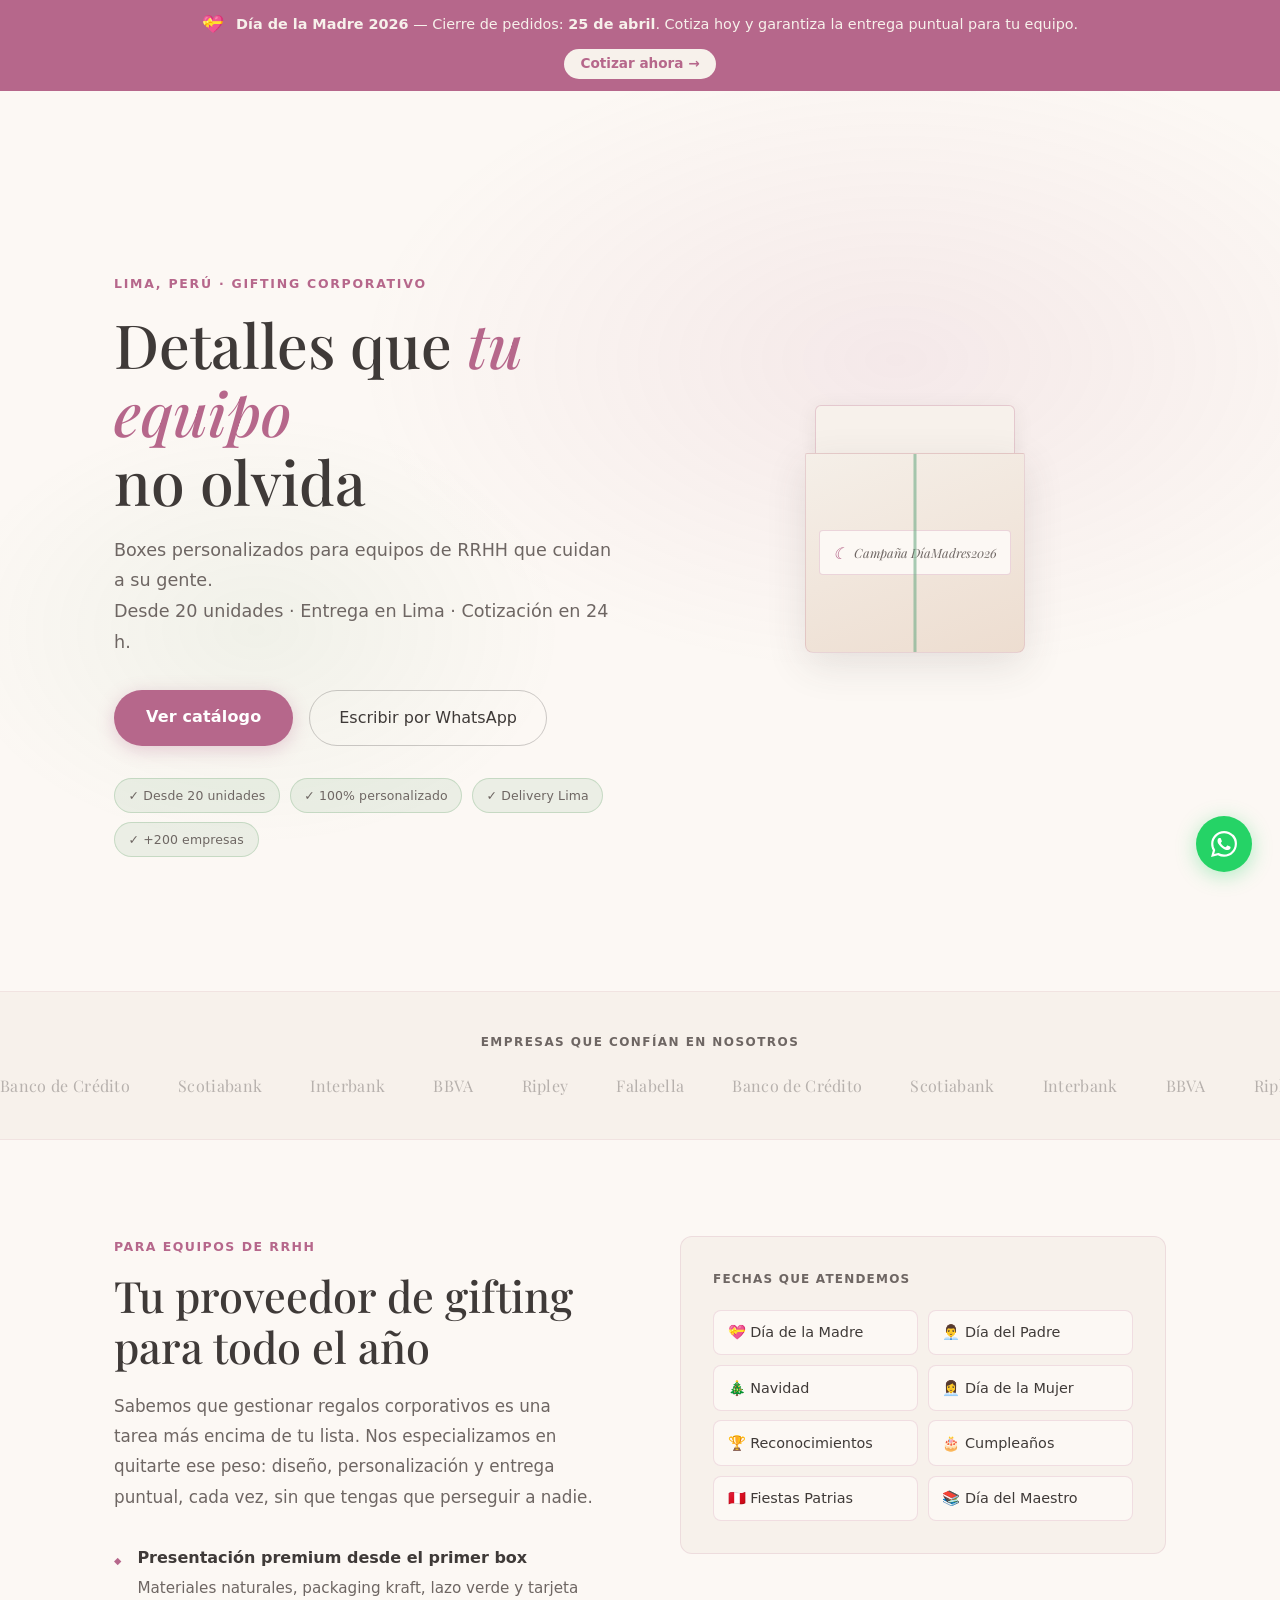
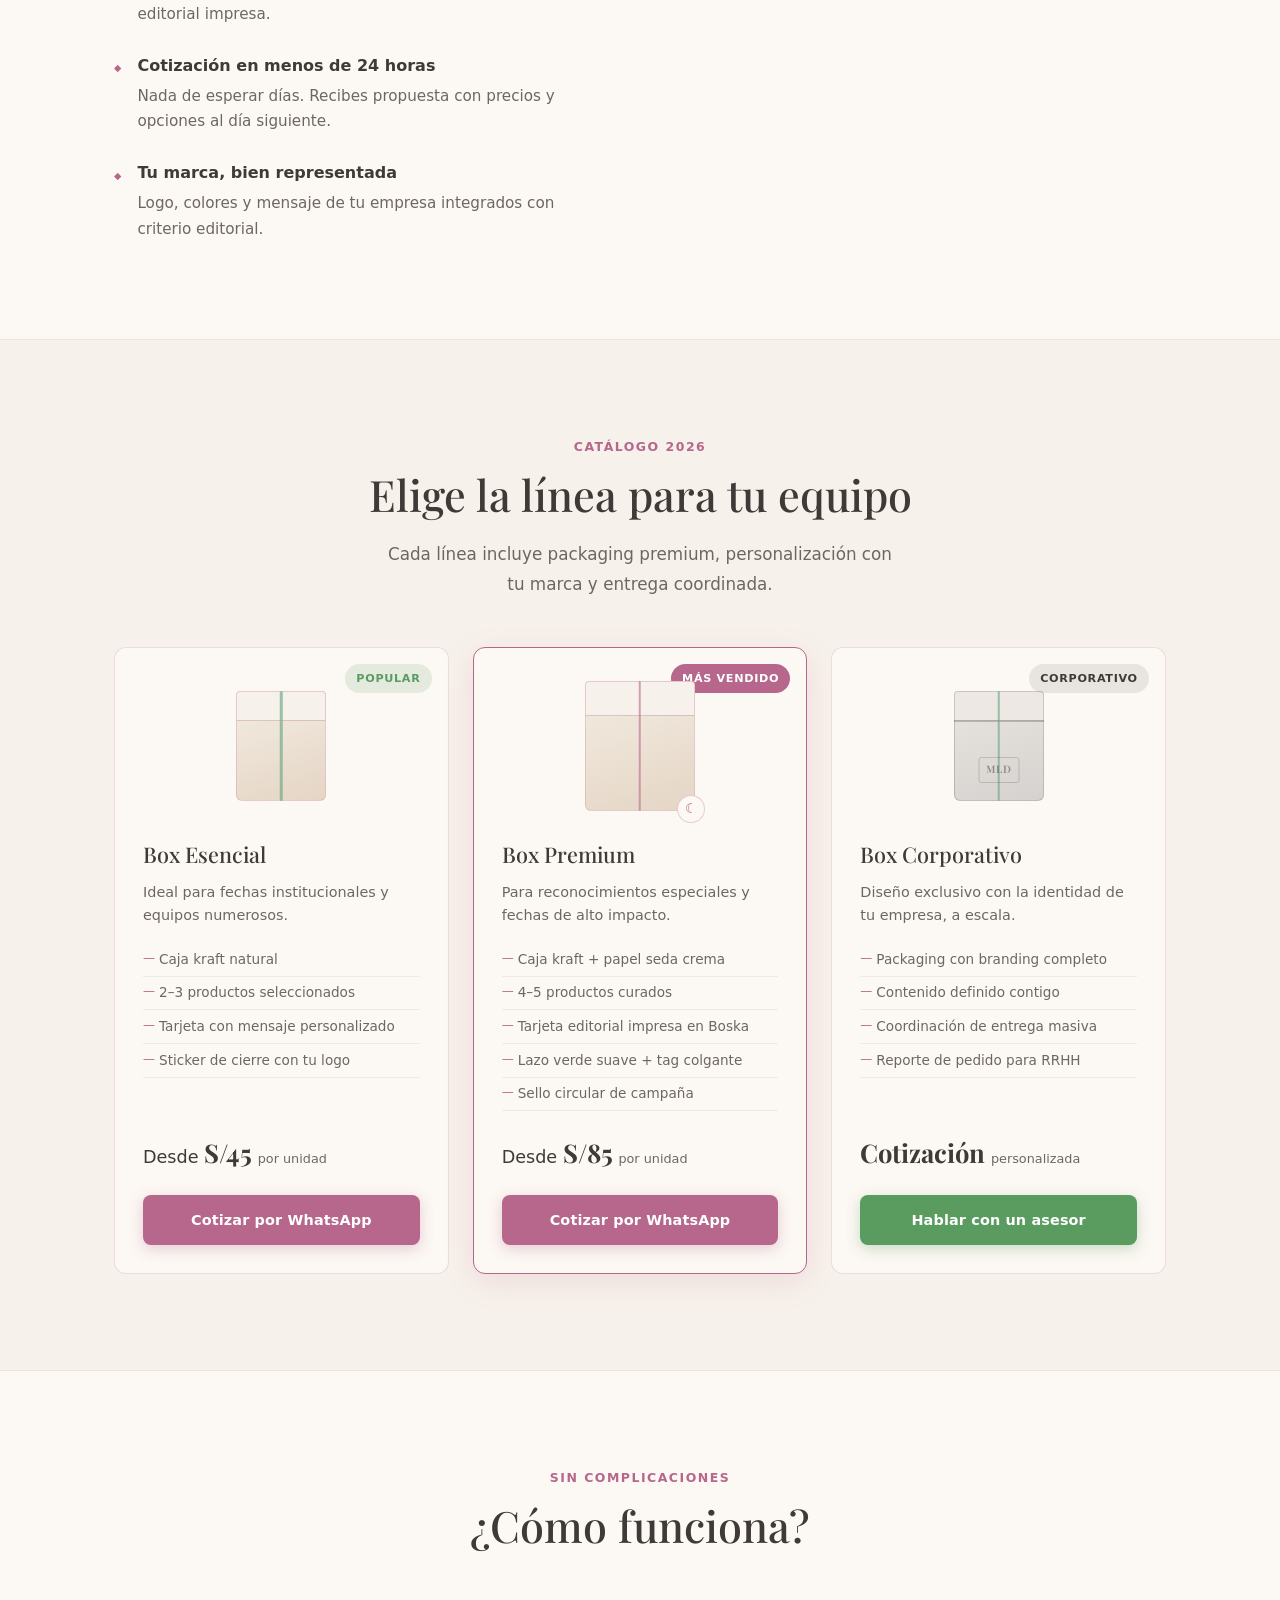
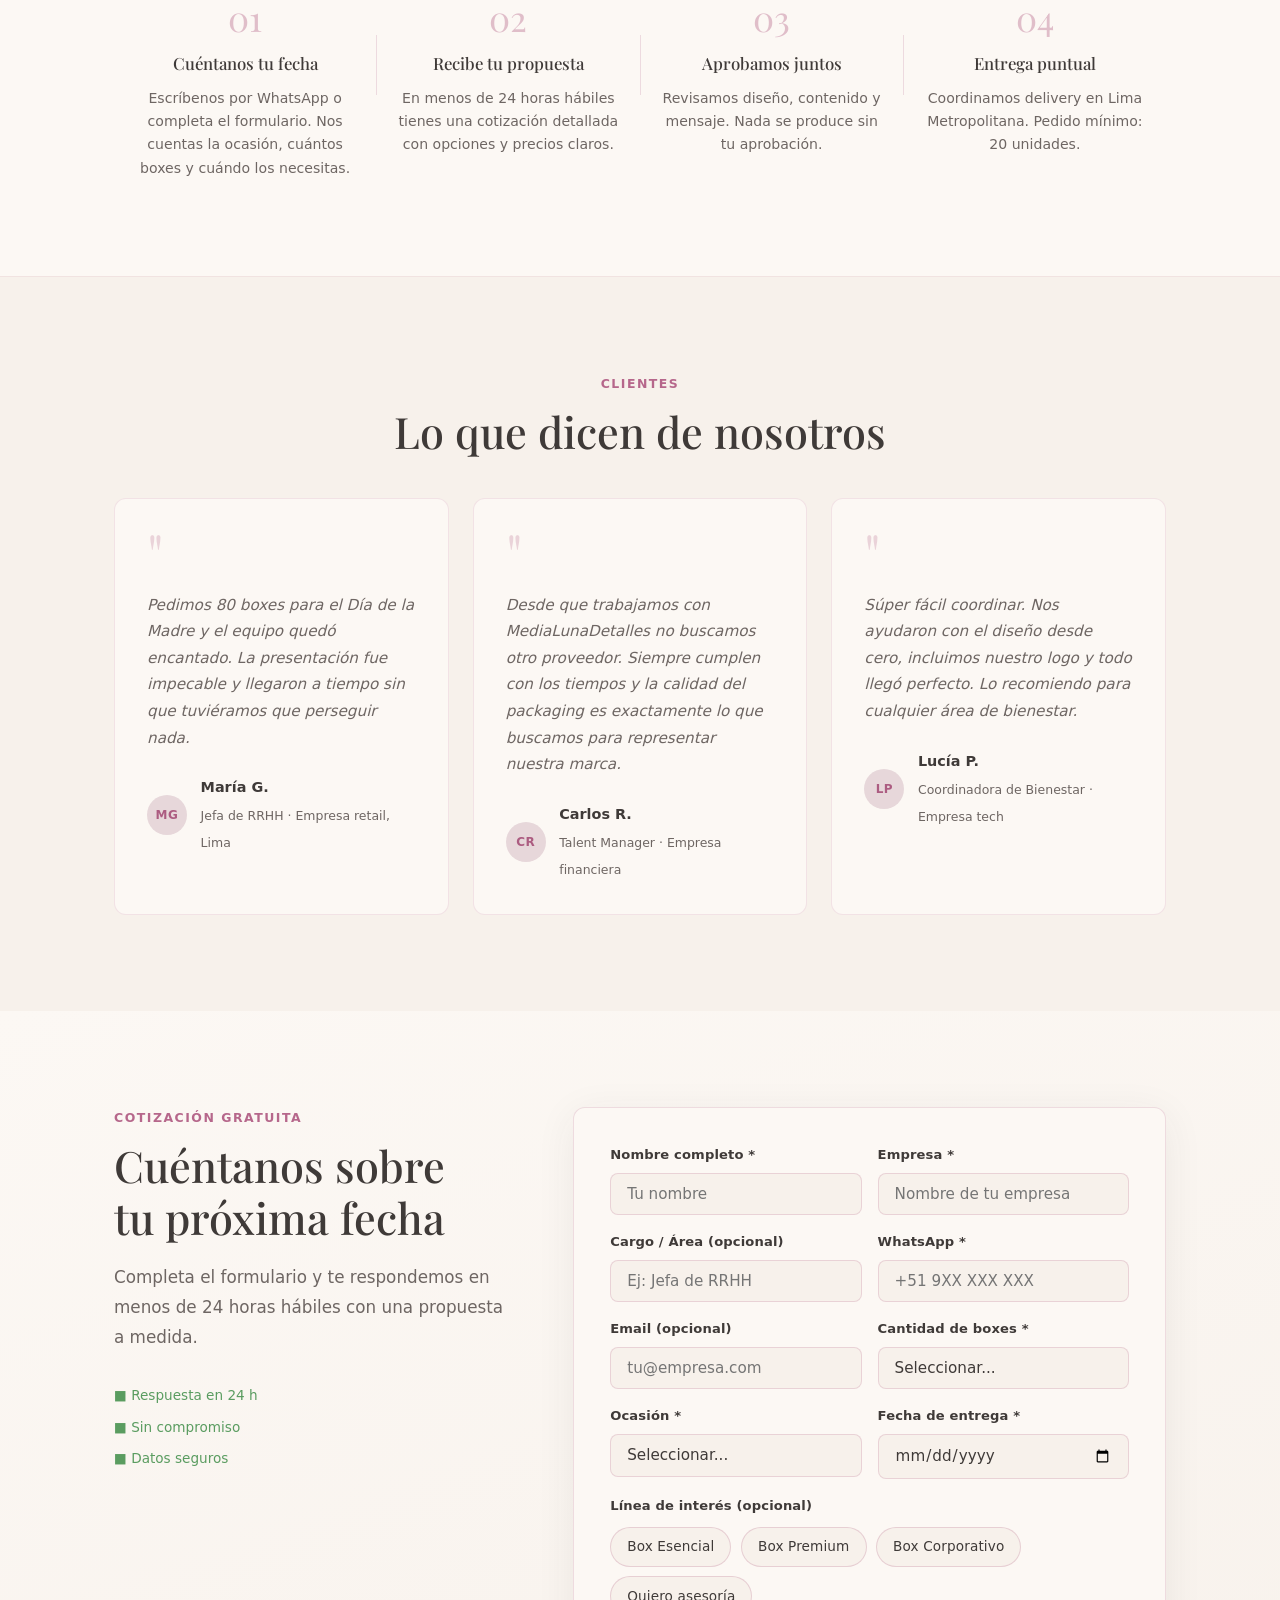
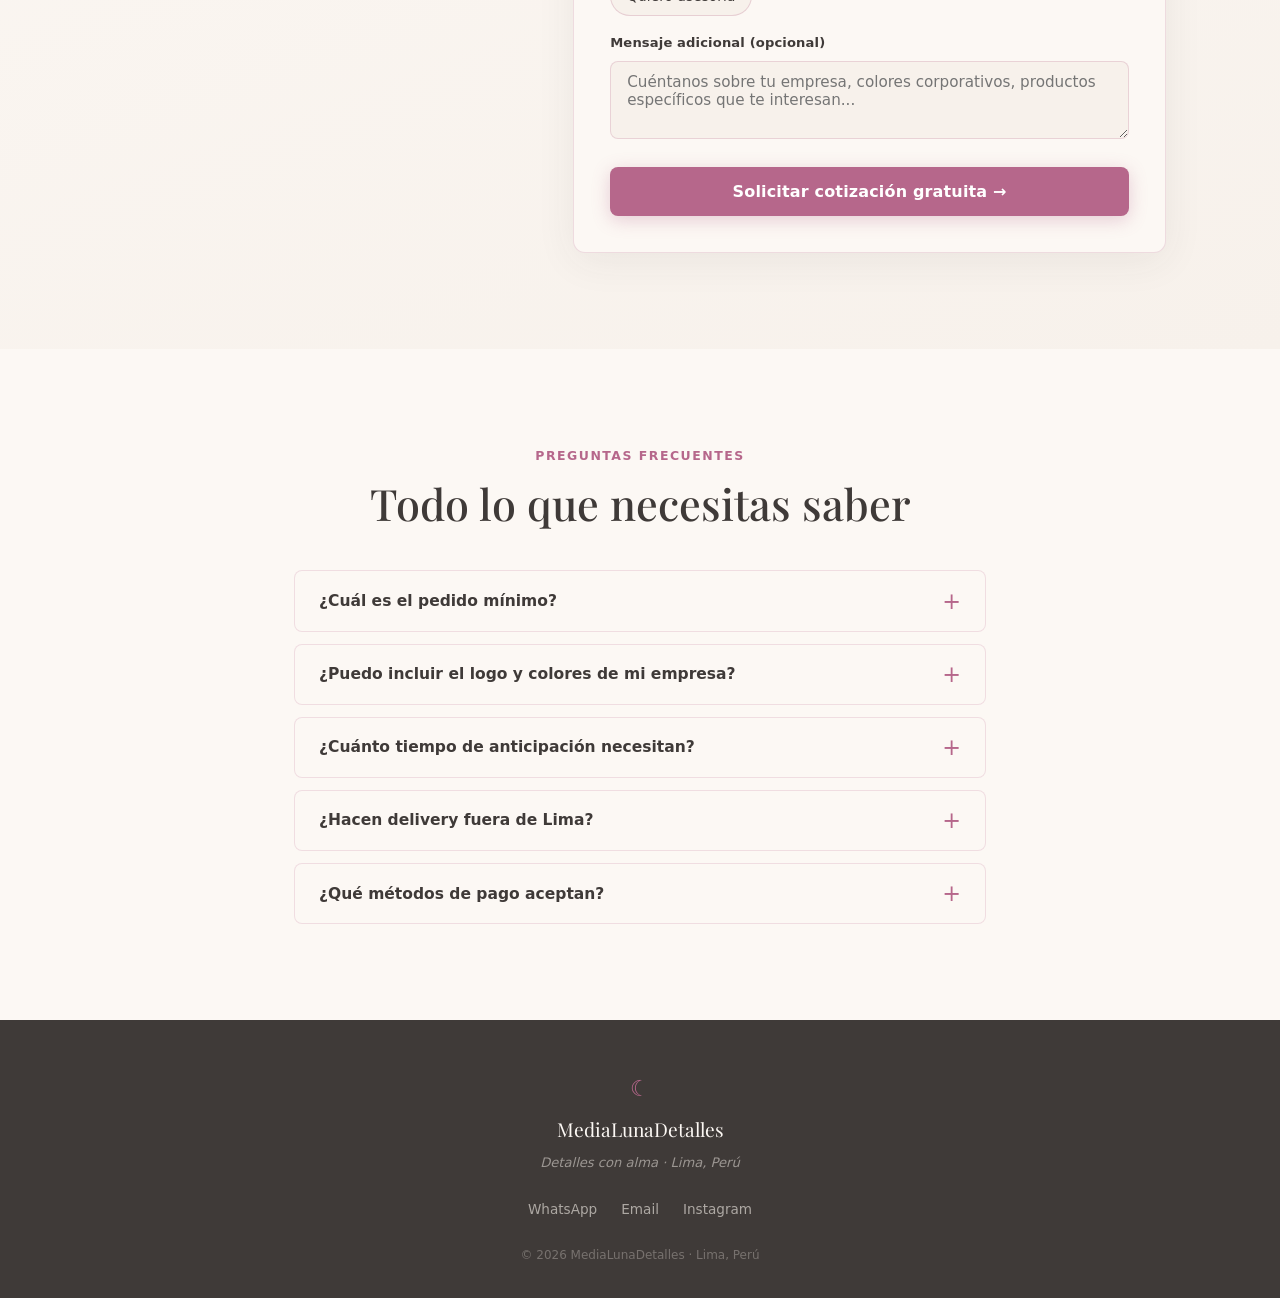
<file: index.html>
<!DOCTYPE html>
<html lang="es" class="scroll-smooth">
<head>
  <meta charset="UTF-8">
  <meta name="viewport" content="width=device-width, initial-scale=1.0">
  <title>MediaLunaDetalles — Gifting corporativo con alma</title>
  <meta name="description" content="Boxes corporativos personalizados para equipos de RRHH en Lima. Desde 20 unidades. Cotiza en 24 horas.">
  <link rel="preconnect" href="https://fonts.googleapis.com">
  <link rel="preconnect" href="https://fonts.gstatic.com" crossorigin>
  <link href="https://fonts.googleapis.com/css2?family=Playfair+Display:ital,wght@0,400;0,500;0,600;1,400;1,500&family=Satoshi:wght@300;400;500;600&display=swap" rel="stylesheet">
  <link rel="stylesheet" href="style.css">
</head>
<body>

  <!-- WhatsApp flotante -->
  <a href="https://wa.me/51973744335?text=Hola%2C%20quiero%20conocer%20el%20cat%C3%A1logo%20corporativo%20de%20MediaLunaDetalles"
     class="wa-float" target="_blank" rel="noopener noreferrer" aria-label="WhatsApp">
    <svg width="26" height="26" fill="currentColor" viewBox="0 0 24 24">
      <path d="M17.472 14.382c-.297-.149-1.758-.867-2.03-.967-.273-.099-.471-.148-.67.15-.197.297-.767.966-.94 1.164-.173.199-.347.223-.644.075-.297-.15-1.255-.463-2.39-1.475-.883-.788-1.48-1.761-1.653-2.059-.173-.297-.018-.458.13-.606.134-.133.298-.347.446-.52.149-.174.198-.298.298-.497.099-.198.05-.371-.025-.52-.075-.149-.669-1.612-.916-2.207-.242-.579-.487-.5-.669-.51-.173-.008-.371-.01-.57-.01-.198 0-.52.074-.792.372-.272.297-1.04 1.016-1.04 2.479 0 1.462 1.065 2.875 1.213 3.074.149.198 2.096 3.2 5.077 4.487.709.306 1.262.489 1.694.625.712.227 1.36.195 1.871.118.571-.085 1.758-.719 2.006-1.413.248-.694.248-1.289.173-1.413-.074-.124-.272-.198-.57-.347m-5.421 7.403h-.004a9.87 9.87 0 01-5.031-1.378l-.361-.214-3.741.982.998-3.648-.235-.374a9.86 9.86 0 01-1.51-5.26c.001-5.45 4.436-9.884 9.888-9.884 2.64 0 5.122 1.03 6.988 2.898a9.825 9.825 0 012.893 6.994c-.003 5.45-4.437 9.884-9.885 9.884m8.413-18.297A11.815 11.815 0 0012.05 0C5.495 0 .16 5.335.157 11.892c0 2.096.547 4.142 1.588 5.945L.057 24l6.305-1.654a11.882 11.882 0 005.683 1.448h.005c6.554 0 11.89-5.335 11.893-11.893A11.821 11.821 0 0020.885 3.488"/>
    </svg>
  </a>

  <!-- NAV -->
  <nav class="nav" id="nav">
    <div class="nav-inner">
      <a href="#hero" class="nav-logo">
        <span class="logo-moon">&#9790;</span>
        MediaLunaDetalles
      </a>
      <a href="https://drive.google.com/file/d/1PM2D-1wFxcI6tNBVPjrNeSZHhMFIWt9y/view?usp=sharing" target="_blank" rel="noopener noreferrer" class="nav-cta">Ver catálogo</a>
    </div>
  </nav>

  <!-- BANNER DÍA DE LA MADRE -->
  <div class="banner-urgencia">
    <div class="banner-urgencia-inner">
      <span class="banner-icon">💝</span>
      <p><strong>Día de la Madre 2026</strong> — Cierre de pedidos: <strong>25 de abril</strong>. Cotiza hoy y garantiza la entrega puntual para tu equipo.</p>
      <a href="https://wa.me/51973744335?text=Hola%2C%20quiero%20cotizar%20boxes%20para%20el%20D%C3%ADa%20de%20la%20Madre%202026" target="_blank" class="banner-cta">Cotizar ahora →</a>
    </div>
  </div>

  <!-- HERO -->
  <section id="hero" class="hero">
    <div class="hero-bg-texture"></div>
    <div class="hero-content">
      <p class="hero-eyebrow reveal">Lima, Perú · Gifting corporativo</p>
      <h1 class="hero-title reveal">
        Detalles que <em>tu equipo</em><br>no olvida
      </h1>
      <p class="hero-subtitle reveal">
        Boxes personalizados para equipos de RRHH que cuidan a su gente.<br>
        Desde 20 unidades · Entrega en Lima · Cotización en 24 h.
      </p>
      <div class="hero-actions reveal">
        <a href="https://drive.google.com/file/d/1PM2D-1wFxcI6tNBVPjrNeSZHhMFIWt9y/view?usp=sharing" target="_blank" rel="noopener noreferrer" class="btn-primary">Ver catálogo</a>
        <a href="https://wa.me/51973744335?text=Hola%2C%20quiero%20conocer%20el%20cat%C3%A1logo%20corporativo"
           target="_blank" class="btn-outline">Escribir por WhatsApp</a>
      </div>
      <div class="hero-badges reveal">
        <span class="badge">&#10003; Desde 20 unidades</span>
        <span class="badge">&#10003; 100% personalizado</span>
        <span class="badge">&#10003; Delivery Lima</span>
        <span class="badge">&#10003; +200 empresas</span>
      </div>
    </div>
    <div class="hero-visual reveal">
      <div class="hero-box-mockup">
        <div class="box-lid"></div>
        <div class="box-body">
          <div class="box-ribbon"></div>
          <div class="box-tag">
            <span class="box-tag-moon">&#9790;</span>
            <span>Campaña DíaMadres2026</span>
          </div>
        </div>
      </div>
    </div>
  </section>

  <!-- SOCIAL PROOF -->
  <section class="proof">
    <p class="proof-label">Empresas que confían en nosotros</p>
    <div class="proof-track-wrap">
      <div class="proof-track">
        <span>Banco de Crédito</span>
        <span>Scotiabank</span>
        <span>Interbank</span>
        <span>BBVA</span>
        <span>Ripley</span>
        <span>Falabella</span>
        <span>Banco de Crédito</span>
        <span>Scotiabank</span>
        <span>Interbank</span>
        <span>BBVA</span>
        <span>Ripley</span>
        <span>Falabella</span>
      </div>
    </div>
  </section>

  <!-- PARA QUÉ SIRVE (B2B copy) -->
  <section class="value-section">
    <div class="container">
      <div class="value-grid">
        <div class="value-text">
          <p class="section-tag reveal">Para equipos de RRHH</p>
          <h2 class="section-title reveal">
            Tu proveedor de gifting<br>para todo el año
          </h2>
          <p class="section-body reveal">
            Sabemos que gestionar regalos corporativos es una tarea más encima de tu lista.
            Nos especializamos en quitarte ese peso: diseño, personalización y entrega puntual,
            cada vez, sin que tengas que perseguir a nadie.
          </p>
          <ul class="value-list reveal">
            <li>
              <span class="value-icon">&#9670;</span>
              <div>
                <strong>Presentación premium desde el primer box</strong>
                <p>Materiales naturales, packaging kraft, lazo verde y tarjeta editorial impresa.</p>
              </div>
            </li>
            <li>
              <span class="value-icon">&#9670;</span>
              <div>
                <strong>Cotización en menos de 24 horas</strong>
                <p>Nada de esperar días. Recibes propuesta con precios y opciones al día siguiente.</p>
              </div>
            </li>
            <li>
              <span class="value-icon">&#9670;</span>
              <div>
                <strong>Tu marca, bien representada</strong>
                <p>Logo, colores y mensaje de tu empresa integrados con criterio editorial.</p>
              </div>
            </li>
          </ul>
        </div>
        <div class="value-occasions reveal">
          <p class="occasions-label">Fechas que atendemos</p>
          <div class="occasions-grid">
            <div class="occasion-chip">💝 Día de la Madre</div>
            <div class="occasion-chip">👨‍💼 Día del Padre</div>
            <div class="occasion-chip">🎄 Navidad</div>
            <div class="occasion-chip">👩‍💼 Día de la Mujer</div>
            <div class="occasion-chip">🏆 Reconocimientos</div>
            <div class="occasion-chip">🎂 Cumpleaños</div>
            <div class="occasion-chip">🇵🇪 Fiestas Patrias</div>
            <div class="occasion-chip">📚 Día del Maestro</div>
          </div>
        </div>
      </div>
    </div>
  </section>

  <!-- CATÁLOGO -->
  <section id="catalogo" class="catalog-section">
    <div class="container">
      <p class="section-tag reveal" style="text-align:center">Catálogo 2026</p>
      <h2 class="section-title reveal" style="text-align:center">
        Elige la línea para tu equipo
      </h2>
      <p class="section-body reveal" style="text-align:center;max-width:520px;margin:0 auto 3rem">
        Cada línea incluye packaging premium, personalización con tu marca y entrega coordinada.
      </p>

      <div class="catalog-grid">

        <!-- Box Esencial -->
        <div class="product-card reveal" data-product="Box Esencial">
          <div class="product-tag tag-popular">Popular</div>
          <div class="product-visual pv-esencial">
            <div class="pv-box">
              <div class="pv-lid"></div>
              <div class="pv-body"></div>
              <div class="pv-ribbon ribbon-green"></div>
            </div>
          </div>
          <h3 class="product-name">Box Esencial</h3>
          <p class="product-desc">Ideal para fechas institucionales y equipos numerosos.</p>
          <ul class="product-includes">
            <li>Caja kraft natural</li>
            <li>2–3 productos seleccionados</li>
            <li>Tarjeta con mensaje personalizado</li>
            <li>Sticker de cierre con tu logo</li>
          </ul>
          <div class="product-price">Desde <strong>S/45</strong> <span>por unidad</span></div>
          <a href="https://wa.me/51973744335?text=Hola%2C%20quiero%20cotizar%20el%20Box%20Esencial"
             target="_blank" class="btn-product btn-rose">Cotizar por WhatsApp</a>
        </div>

        <!-- Box Premium -->
        <div class="product-card product-card--featured reveal" data-product="Box Premium">
          <div class="product-tag tag-best">Más vendido</div>
          <div class="product-visual pv-premium">
            <div class="pv-box pv-box--lg">
              <div class="pv-lid"></div>
              <div class="pv-body"></div>
              <div class="pv-ribbon ribbon-rose"></div>
              <div class="pv-tag-hang">&#9790;</div>
            </div>
          </div>
          <h3 class="product-name">Box Premium</h3>
          <p class="product-desc">Para reconocimientos especiales y fechas de alto impacto.</p>
          <ul class="product-includes">
            <li>Caja kraft + papel seda crema</li>
            <li>4–5 productos curados</li>
            <li>Tarjeta editorial impresa en Boska</li>
            <li>Lazo verde suave + tag colgante</li>
            <li>Sello circular de campaña</li>
          </ul>
          <div class="product-price">Desde <strong>S/85</strong> <span>por unidad</span></div>
          <a href="https://wa.me/51973744335?text=Hola%2C%20quiero%20cotizar%20el%20Box%20Premium"
             target="_blank" class="btn-product btn-rose">Cotizar por WhatsApp</a>
        </div>

        <!-- Box Corporativo -->
        <div class="product-card reveal" data-product="Box Corporativo">
          <div class="product-tag tag-corp">Corporativo</div>
          <div class="product-visual pv-corp">
            <div class="pv-box">
              <div class="pv-lid pv-lid--dark"></div>
              <div class="pv-body pv-body--dark"></div>
              <div class="pv-ribbon ribbon-green"></div>
              <div class="pv-logo-stamp">MLD</div>
            </div>
          </div>
          <h3 class="product-name">Box Corporativo</h3>
          <p class="product-desc">Diseño exclusivo con la identidad de tu empresa, a escala.</p>
          <ul class="product-includes">
            <li>Packaging con branding completo</li>
            <li>Contenido definido contigo</li>
            <li>Coordinación de entrega masiva</li>
            <li>Reporte de pedido para RRHH</li>
          </ul>
          <div class="product-price"><strong>Cotización</strong> <span>personalizada</span></div>
          <a href="https://wa.me/51973744335?text=Hola%2C%20quiero%20cotizar%20el%20Box%20Corporativo%20con%20dise%C3%B1o%20exclusivo"
             target="_blank" class="btn-product btn-green">Hablar con un asesor</a>
        </div>

      </div>
    </div>
  </section>

  <!-- CÓMO FUNCIONA -->
  <section class="process-section">
    <div class="container">
      <p class="section-tag reveal" style="text-align:center">Sin complicaciones</p>
      <h2 class="section-title reveal" style="text-align:center">¿Cómo funciona?</h2>
      <div class="process-steps">
        <div class="process-step reveal">
          <div class="step-num">01</div>
          <h3>Cuéntanos tu fecha</h3>
          <p>Escríbenos por WhatsApp o completa el formulario. Nos cuentas la ocasión, cuántos boxes y cuándo los necesitas.</p>
        </div>
        <div class="process-divider"></div>
        <div class="process-step reveal">
          <div class="step-num">02</div>
          <h3>Recibe tu propuesta</h3>
          <p>En menos de 24 horas hábiles tienes una cotización detallada con opciones y precios claros.</p>
        </div>
        <div class="process-divider"></div>
        <div class="process-step reveal">
          <div class="step-num">03</div>
          <h3>Aprobamos juntos</h3>
          <p>Revisamos diseño, contenido y mensaje. Nada se produce sin tu aprobación.</p>
        </div>
        <div class="process-divider"></div>
        <div class="process-step reveal">
          <div class="step-num">04</div>
          <h3>Entrega puntual</h3>
          <p>Coordinamos delivery en Lima Metropolitana. Pedido mínimo: 20 unidades.</p>
        </div>
      </div>
    </div>
  </section>

  <!-- TESTIMONIOS -->
  <section class="testimonials-section">
    <div class="container">
      <p class="section-tag reveal" style="text-align:center">Clientes</p>
      <h2 class="section-title reveal" style="text-align:center">Lo que dicen de nosotros</h2>
      <div class="testimonials-grid">
        <div class="testimonial-card reveal">
          <div class="testi-quote">"</div>
          <p>Pedimos 80 boxes para el Día de la Madre y el equipo quedó encantado. La presentación fue impecable y llegaron a tiempo sin que tuviéramos que perseguir nada.</p>
          <div class="testi-author">
            <div class="testi-avatar">MG</div>
            <div>
              <strong>María G.</strong>
              <span>Jefa de RRHH · Empresa retail, Lima</span>
            </div>
          </div>
        </div>
        <div class="testimonial-card reveal">
          <div class="testi-quote">"</div>
          <p>Desde que trabajamos con MediaLunaDetalles no buscamos otro proveedor. Siempre cumplen con los tiempos y la calidad del packaging es exactamente lo que buscamos para representar nuestra marca.</p>
          <div class="testi-author">
            <div class="testi-avatar">CR</div>
            <div>
              <strong>Carlos R.</strong>
              <span>Talent Manager · Empresa financiera</span>
            </div>
          </div>
        </div>
        <div class="testimonial-card reveal">
          <div class="testi-quote">"</div>
          <p>Súper fácil coordinar. Nos ayudaron con el diseño desde cero, incluimos nuestro logo y todo llegó perfecto. Lo recomiendo para cualquier área de bienestar.</p>
          <div class="testi-author">
            <div class="testi-avatar">LP</div>
            <div>
              <strong>Lucía P.</strong>
              <span>Coordinadora de Bienestar · Empresa tech</span>
            </div>
          </div>
        </div>
      </div>
    </div>
  </section>

  <!-- FORMULARIO COTIZACIÓN -->
  <section id="cotizar" class="form-section">
    <div class="container">
      <div class="form-wrapper">
        <div class="form-intro">
          <p class="section-tag">Cotización gratuita</p>
          <h2 class="section-title">Cuéntanos sobre<br>tu próxima fecha</h2>
          <p class="section-body">
            Completa el formulario y te respondemos en menos de 24 horas hábiles
            con una propuesta a medida.
          </p>
          <div class="form-trust">
            <span>&#9632; Respuesta en 24 h</span>
            <span>&#9632; Sin compromiso</span>
            <span>&#9632; Datos seguros</span>
          </div>
        </div>

        <form id="leadForm" class="form-card" novalidate>
          <div class="form-row">
            <div class="form-group">
              <label for="nombre">Nombre completo *</label>
              <input type="text" id="nombre" name="nombre" placeholder="Tu nombre" required>
              <span class="field-error"></span>
            </div>
            <div class="form-group">
              <label for="empresa">Empresa *</label>
              <input type="text" id="empresa" name="empresa" placeholder="Nombre de tu empresa" required>
              <span class="field-error"></span>
            </div>
          </div>
          <div class="form-row">
            <div class="form-group">
              <label for="cargo">Cargo / Área <span class="optional">(opcional)</span></label>
              <input type="text" id="cargo" name="cargo" placeholder="Ej: Jefa de RRHH">
              <span class="field-error"></span>
            </div>
            <div class="form-group">
              <label for="whatsapp">WhatsApp *</label>
              <input type="tel" id="whatsapp" name="whatsapp" placeholder="+51 9XX XXX XXX" required>
              <span class="field-error"></span>
            </div>
          </div>
          <div class="form-row">
            <div class="form-group">
              <label for="email">Email <span class="optional">(opcional)</span></label>
              <input type="email" id="email" name="email" placeholder="tu@empresa.com">
              <span class="field-error"></span>
            </div>
            <div class="form-group">
              <label for="cantidad">Cantidad de boxes *</label>
              <select id="cantidad" name="cantidad" required>
                <option value="">Seleccionar...</option>
                <option value="20-50">20–50 unidades</option>
                <option value="51-100">51–100 unidades</option>
                <option value="101-200">101–200 unidades</option>
                <option value="200+">Más de 200</option>
              </select>
              <span class="field-error"></span>
            </div>
          </div>
          <div class="form-row">
            <div class="form-group">
              <label for="ocasion">Ocasión *</label>
              <select id="ocasion" name="ocasion" required>
                <option value="">Seleccionar...</option>
                <option>Día de la Madre</option>
                <option>Día del Padre</option>
                <option>Navidad</option>
                <option>Día de la Mujer</option>
                <option>Reconocimiento</option>
                <option>Fiestas Patrias</option>
                <option>Cumpleaños</option>
                <option>Otro</option>
              </select>
              <span class="field-error"></span>
            </div>
            <div class="form-group">
              <label for="fecha_entrega">Fecha de entrega *</label>
              <input type="date" id="fecha_entrega" name="fecha_entrega" required>
              <span class="field-error"></span>
            </div>
          </div>

          <div class="form-group form-group--full">
            <label>Línea de interés <span class="optional">(opcional)</span></label>
            <div class="radio-row">
              <label class="radio-chip"><input type="radio" name="linea" value="Box Esencial"><span>Box Esencial</span></label>
              <label class="radio-chip"><input type="radio" name="linea" value="Box Premium"><span>Box Premium</span></label>
              <label class="radio-chip"><input type="radio" name="linea" value="Box Corporativo"><span>Box Corporativo</span></label>
              <label class="radio-chip"><input type="radio" name="linea" value="Asesoría"><span>Quiero asesoría</span></label>
            </div>
          </div>

          <div class="form-group form-group--full">
            <label for="mensaje">Mensaje adicional <span class="optional">(opcional)</span></label>
            <textarea id="mensaje" name="mensaje" rows="3"
              placeholder="Cuéntanos sobre tu empresa, colores corporativos, productos específicos que te interesan..."></textarea>
          </div>

          <button type="submit" id="submitBtn" class="btn-submit">
            Solicitar cotización gratuita →
          </button>
          <div id="formMsg" class="form-msg hidden"></div>
        </form>
      </div>
    </div>
  </section>

  <!-- FAQ -->
  <section class="faq-section">
    <div class="container faq-container">
      <p class="section-tag reveal" style="text-align:center">Preguntas frecuentes</p>
      <h2 class="section-title reveal" style="text-align:center">Todo lo que necesitas saber</h2>
      <div class="faq-list">
        <div class="faq-item reveal">
          <button class="faq-btn" aria-expanded="false">
            ¿Cuál es el pedido mínimo?
            <span class="faq-icon">+</span>
          </button>
          <div class="faq-answer">El mínimo es de 20 unidades por pedido. Para pedidos menores, contáctanos directamente por WhatsApp para ver opciones.</div>
        </div>
        <div class="faq-item reveal">
          <button class="faq-btn" aria-expanded="false">
            ¿Puedo incluir el logo y colores de mi empresa?
            <span class="faq-icon">+</span>
          </button>
          <div class="faq-answer">Sí, absolutamente. Trabajamos con tu branding. Solo necesitamos el logo en alta resolución y el manual de marca o referencia de colores.</div>
        </div>
        <div class="faq-item reveal">
          <button class="faq-btn" aria-expanded="false">
            ¿Cuánto tiempo de anticipación necesitan?
            <span class="faq-icon">+</span>
          </button>
          <div class="faq-answer">Recomendamos 10–15 días hábiles para personalización. En fechas de alta demanda (Día de la Madre, Navidad) sugerimos 3–4 semanas de anticipación.</div>
        </div>
        <div class="faq-item reveal">
          <button class="faq-btn" aria-expanded="false">
            ¿Hacen delivery fuera de Lima?
            <span class="faq-icon">+</span>
          </button>
          <div class="faq-answer">Operamos en Lima Metropolitana. Para provincias coordinamos envío por agencia con costo adicional. Escríbenos para coordinar.</div>
        </div>
        <div class="faq-item reveal">
          <button class="faq-btn" aria-expanded="false">
            ¿Qué métodos de pago aceptan?
            <span class="faq-icon">+</span>
          </button>
          <div class="faq-answer">Transferencia bancaria, Yape, Plin y MercadoPago. El esquema de pago es 50% al confirmar y 50% antes de la entrega.</div>
        </div>
      </div>
    </div>
  </section>

  <!-- FOOTER -->
  <footer class="footer">
    <div class="container footer-inner">
      <div class="footer-brand">
        <span class="logo-moon">&#9790;</span>
        <span>MediaLunaDetalles</span>
        <p>Detalles con alma · Lima, Perú</p>
      </div>
      <div class="footer-links">
        <a href="https://wa.me/51973744335" target="_blank">WhatsApp</a>
        <a href="mailto:medialunapersonalizados@gmail.com">Email</a>
        <a href="https://instagram.com/medialuna.detalles" target="_blank">Instagram</a>
      </div>
      <p class="footer-legal">© 2026 MediaLunaDetalles · Lima, Perú</p>
    </div>
  </footer>

  <script src="main.js"></script>
</body>
</html>
</file>
<file: style.css>
/* =============================================
   MEDIALUNADETALES — style.css
   Paleta: Manual de Marca "Detalles con Alma"
   ============================================= */

:root {
  /* Paleta exacta del manual */
  --cream:        #f7f1eb;
  --ivory:        #fcf8f4;
  --text-primary: #3f3a38;
  --text-muted:   #6e6663;
  --rose-main:    #b6678b;
  --rose-soft:    #ac5c81;
  --rose-bg:      #e7d7da;
  --green-deep:   #5a9c60;
  --green-soft:   #70ac88;
  --green-mist:   #dbe8df;

  /* Tipografía */
  --font-serif: 'Playfair Display', Georgia, serif;
  --font-sans:  'Satoshi', system-ui, sans-serif;

  /* Espaciado */
  --section-pad: 6rem 0;
  --radius:      12px;
  --radius-sm:   8px;
}

*, *::before, *::after { box-sizing: border-box; margin: 0; padding: 0; }

html { scroll-behavior: smooth; }

body {
  font-family: var(--font-sans);
  background: var(--ivory);
  color: var(--text-primary);
  line-height: 1.7;
  -webkit-font-smoothing: antialiased;
}

/* ---- UTILIDADES ---- */
.container {
  max-width: 1100px;
  margin: 0 auto;
  padding: 0 1.5rem;
}

.section-tag {
  font-family: var(--font-sans);
  font-size: .78rem;
  font-weight: 600;
  letter-spacing: .12em;
  text-transform: uppercase;
  color: var(--rose-main);
  margin-bottom: .75rem;
  display: block;
}

.section-title {
  font-family: var(--font-serif);
  font-size: clamp(1.9rem, 4vw, 2.7rem);
  font-weight: 500;
  color: var(--text-primary);
  line-height: 1.2;
  margin-bottom: 1.1rem;
}

.section-body {
  font-size: 1.05rem;
  color: var(--text-muted);
  line-height: 1.8;
  margin-bottom: 2rem;
}

/* ---- REVEAL ANIMATION ---- */
.reveal {
  opacity: 0;
  transform: translateY(22px);
  transition: opacity .7s ease, transform .7s ease;
}
.reveal.visible { opacity: 1; transform: none; }

/* ---- WHATSAPP FLOTANTE ---- */
.wa-float {
  position: fixed;
  bottom: 1.75rem;
  right: 1.75rem;
  z-index: 999;
  background: #25d366;
  color: white;
  width: 56px;
  height: 56px;
  border-radius: 50%;
  display: flex;
  align-items: center;
  justify-content: center;
  box-shadow: 0 4px 20px rgba(37,211,102,.35);
  transition: transform .2s, box-shadow .2s;
  text-decoration: none;
}
.wa-float:hover { transform: scale(1.08); box-shadow: 0 6px 28px rgba(37,211,102,.45); }

/* ---- NAV ---- */
.nav {
  position: fixed;
  top: 0;
  width: 100%;
  z-index: 100;
  background: rgba(247,241,235,.88);
  backdrop-filter: blur(16px);
  border-bottom: 1px solid rgba(182,103,139,.15);
  transition: box-shadow .3s;
}
.nav.scrolled { box-shadow: 0 2px 20px rgba(63,58,56,.08); }
.nav-inner {
  max-width: 1100px;
  margin: 0 auto;
  padding: .9rem 1.5rem;
  display: flex;
  align-items: center;
  justify-content: space-between;
}
.nav-logo {
  font-family: var(--font-serif);
  font-size: 1.15rem;
  font-weight: 500;
  color: var(--text-primary);
  text-decoration: none;
  display: flex;
  align-items: center;
  gap: .4rem;
}
.logo-moon { color: var(--rose-main); font-size: 1.2rem; }
.nav-cta {
  background: var(--rose-main);
  color: #fff;
  font-size: .85rem;
  font-weight: 600;
  padding: .55rem 1.3rem;
  border-radius: 99px;
  text-decoration: none;
  transition: background .2s, transform .2s;
  letter-spacing: .02em;
}
.nav-cta:hover { background: var(--rose-soft); transform: translateY(-1px); }

/* ---- BANNER URGENCIA DÍA DE LA MADRE ---- */
.banner-urgencia {
  background-color: var(--rose-main);
  color: var(--cream);
  padding: .75rem 1rem;
  text-align: center;
  position: sticky;
  top: 0;
  z-index: 200;
}
.banner-urgencia-inner {
  display: flex;
  align-items: center;
  justify-content: center;
  gap: .75rem;
  flex-wrap: wrap;
  max-width: 900px;
  margin: 0 auto;
  font-family: var(--font-sans);
  font-size: .9rem;
  line-height: 1.4;
}
.banner-urgencia p {
  margin: 0;
  color: var(--cream);
}
.banner-icon {
  font-size: 1.1rem;
  flex-shrink: 0;
}
.banner-cta {
  background-color: var(--cream);
  color: var(--rose-main);
  padding: .35rem 1rem;
  border-radius: 999px;
  font-weight: 600;
  font-size: .85rem;
  text-decoration: none;
  white-space: nowrap;
  transition: opacity .2s;
  flex-shrink: 0;
}
.banner-cta:hover { opacity: .85; }

/* ---- HERO ---- */
.hero {
  min-height: 100svh;
  display: grid;
  grid-template-columns: 1fr 1fr;
  align-items: center;
  gap: 3rem;
  padding: 7rem 1.5rem 4rem;
  max-width: 1100px;
  margin: 0 auto;
  position: relative;
}

.hero-bg-texture {
  position: fixed;
  inset: 0;
  z-index: -1;
  background:
    radial-gradient(ellipse 60% 50% at 70% 40%, rgba(182,103,139,.1) 0%, transparent 70%),
    radial-gradient(ellipse 40% 40% at 20% 70%, rgba(90,156,96,.07) 0%, transparent 60%);
  pointer-events: none;
}

.hero-eyebrow {
  font-size: .78rem;
  font-weight: 600;
  letter-spacing: .14em;
  text-transform: uppercase;
  color: var(--rose-main);
  margin-bottom: 1rem;
  display: block;
}

.hero-title {
  font-family: var(--font-serif);
  font-size: clamp(2.4rem, 5.5vw, 3.8rem);
  font-weight: 500;
  line-height: 1.12;
  color: var(--text-primary);
  margin-bottom: 1.25rem;
}
.hero-title em {
  font-style: italic;
  color: var(--rose-main);
}

.hero-subtitle {
  font-size: 1.1rem;
  color: var(--text-muted);
  line-height: 1.75;
  margin-bottom: 2rem;
}

.hero-actions {
  display: flex;
  gap: 1rem;
  flex-wrap: wrap;
  margin-bottom: 2rem;
}

.btn-primary {
  background: var(--rose-main);
  color: #fff;
  font-family: var(--font-sans);
  font-weight: 600;
  font-size: 1rem;
  padding: .85rem 2rem;
  border-radius: 99px;
  text-decoration: none;
  transition: background .2s, transform .2s, box-shadow .2s;
  box-shadow: 0 4px 18px rgba(182,103,139,.3);
  letter-spacing: .01em;
}
.btn-primary:hover { background: var(--rose-soft); transform: translateY(-2px); box-shadow: 0 8px 28px rgba(182,103,139,.38); }

.btn-outline {
  background: transparent;
  color: var(--text-primary);
  font-family: var(--font-sans);
  font-weight: 500;
  font-size: 1rem;
  padding: .85rem 1.8rem;
  border-radius: 99px;
  border: 1.5px solid rgba(63,58,56,.25);
  text-decoration: none;
  transition: border-color .2s, transform .2s;
}
.btn-outline:hover { border-color: var(--rose-main); transform: translateY(-2px); }

.hero-badges {
  display: flex;
  gap: .6rem;
  flex-wrap: wrap;
}
.badge {
  font-size: .78rem;
  font-weight: 500;
  color: var(--text-muted);
  background: rgba(90,156,96,.1);
  border: 1px solid rgba(90,156,96,.25);
  padding: .35rem .85rem;
  border-radius: 99px;
  letter-spacing: .01em;
}

/* Hero visual box mockup */
.hero-visual {
  display: flex;
  justify-content: center;
  align-items: center;
}

.hero-box-mockup {
  position: relative;
  width: 280px;
  height: 320px;
}

.box-lid {
  position: absolute;
  top: 0;
  left: 50%;
  transform: translateX(-50%);
  width: 200px;
  height: 55px;
  background: var(--cream);
  border: 1.5px solid rgba(182,103,139,.3);
  border-radius: 6px 6px 2px 2px;
  box-shadow: 0 4px 20px rgba(63,58,56,.08);
}

.box-body {
  position: absolute;
  top: 48px;
  left: 50%;
  transform: translateX(-50%);
  width: 220px;
  height: 200px;
  background: linear-gradient(160deg, #f5efe8 0%, #edddd0 100%);
  border: 1.5px solid rgba(182,103,139,.2);
  border-radius: 2px 2px 8px 8px;
  box-shadow: 0 12px 40px rgba(63,58,56,.12);
  display: flex;
  flex-direction: column;
  align-items: center;
  justify-content: center;
  gap: .75rem;
}

.box-ribbon {
  position: absolute;
  top: 0;
  left: 50%;
  transform: translateX(-50%);
  width: 3px;
  height: 100%;
  background: var(--green-soft);
  opacity: .6;
}

.box-tag {
  background: var(--ivory);
  border: 1px solid rgba(182,103,139,.25);
  border-radius: 4px;
  padding: .5rem .85rem;
  font-family: var(--font-serif);
  font-size: .8rem;
  color: var(--text-muted);
  display: flex;
  align-items: center;
  gap: .4rem;
  font-style: italic;
}

.box-tag-moon { color: var(--rose-main); font-size: 1rem; }

/* ---- SOCIAL PROOF ---- */
.proof {
  background: var(--cream);
  padding: 2.5rem 0;
  overflow: hidden;
  border-top: 1px solid rgba(182,103,139,.1);
  border-bottom: 1px solid rgba(182,103,139,.1);
}
.proof-label {
  text-align: center;
  font-size: .75rem;
  font-weight: 600;
  letter-spacing: .12em;
  text-transform: uppercase;
  color: var(--text-muted);
  margin-bottom: 1.25rem;
}
.proof-track-wrap { overflow: hidden; }
.proof-track {
  display: flex;
  gap: 3rem;
  width: max-content;
  animation: logoScroll 28s linear infinite;
}
.proof-track:hover { animation-play-state: paused; }
.proof-track span {
  font-family: var(--font-serif);
  font-size: 1rem;
  color: rgba(63,58,56,.35);
  white-space: nowrap;
  letter-spacing: .02em;
}

@keyframes logoScroll {
  0%   { transform: translateX(0); }
  100% { transform: translateX(-50%); }
}

/* ---- VALUE SECTION ---- */
.value-section { padding: var(--section-pad); }

.value-grid {
  display: grid;
  grid-template-columns: 1fr 1fr;
  gap: 5rem;
  align-items: start;
}

.value-list {
  list-style: none;
  display: flex;
  flex-direction: column;
  gap: 1.5rem;
}
.value-list li {
  display: flex;
  gap: 1rem;
  align-items: flex-start;
}
.value-icon {
  color: var(--rose-main);
  font-size: .6rem;
  margin-top: .55rem;
  flex-shrink: 0;
}
.value-list strong { display: block; font-weight: 600; margin-bottom: .3rem; color: var(--text-primary); }
.value-list p { font-size: .95rem; color: var(--text-muted); }

.value-occasions {
  background: var(--cream);
  border: 1px solid rgba(182,103,139,.15);
  border-radius: var(--radius);
  padding: 2rem;
}
.occasions-label {
  font-size: .75rem;
  font-weight: 600;
  letter-spacing: .1em;
  text-transform: uppercase;
  color: var(--text-muted);
  margin-bottom: 1.25rem;
  display: block;
}
.occasions-grid {
  display: grid;
  grid-template-columns: 1fr 1fr;
  gap: .6rem;
}
.occasion-chip {
  font-size: .9rem;
  color: var(--text-primary);
  background: var(--ivory);
  border: 1px solid rgba(182,103,139,.18);
  border-radius: var(--radius-sm);
  padding: .6rem .85rem;
  transition: background .2s, border-color .2s;
  cursor: default;
}
.occasion-chip:hover { background: var(--rose-bg); border-color: rgba(182,103,139,.4); }

/* ---- CATÁLOGO ---- */
.catalog-section {
  background: var(--cream);
  padding: var(--section-pad);
  border-top: 1px solid rgba(182,103,139,.1);
  border-bottom: 1px solid rgba(182,103,139,.1);
}

.catalog-grid {
  display: grid;
  grid-template-columns: repeat(3, 1fr);
  gap: 1.5rem;
  margin-top: 1rem;
}

.product-card {
  background: var(--ivory);
  border: 1px solid rgba(182,103,139,.2);
  border-radius: var(--radius);
  padding: 1.75rem;
  position: relative;
  display: flex;
  flex-direction: column;
  transition: transform .35s, box-shadow .35s, border-color .35s;
}
.product-card:hover {
  transform: translateY(-6px);
  box-shadow: 0 20px 50px rgba(63,58,56,.1);
  border-color: rgba(182,103,139,.4);
}
.product-card--featured {
  border-color: var(--rose-main);
  box-shadow: 0 8px 30px rgba(182,103,139,.15);
}

.product-tag {
  position: absolute;
  top: 1rem;
  right: 1rem;
  font-size: .7rem;
  font-weight: 700;
  letter-spacing: .06em;
  text-transform: uppercase;
  padding: .3rem .7rem;
  border-radius: 99px;
}
.tag-popular { background: rgba(90,156,96,.15); color: var(--green-deep); }
.tag-best    { background: var(--rose-main); color: #fff; }
.tag-corp    { background: rgba(63,58,56,.1); color: var(--text-primary); }

/* Product visual */
.product-visual {
  height: 140px;
  display: flex;
  align-items: center;
  justify-content: center;
  margin-bottom: 1.25rem;
}

.pv-box {
  position: relative;
  width: 90px;
  height: 110px;
}
.pv-box--lg { width: 110px; height: 130px; }

.pv-lid {
  position: absolute;
  top: 0; left: 0; right: 0;
  height: 28%;
  background: var(--cream);
  border: 1.5px solid rgba(182,103,139,.3);
  border-radius: 4px 4px 0 0;
}
.pv-lid--dark {
  background: rgba(63,58,56,.08);
  border-color: rgba(63,58,56,.2);
}

.pv-body {
  position: absolute;
  top: 26%;
  left: 0; right: 0; bottom: 0;
  background: linear-gradient(160deg, #f0e8dc 0%, #e5d5c5 100%);
  border: 1.5px solid rgba(182,103,139,.2);
  border-radius: 0 0 6px 6px;
}
.pv-body--dark {
  background: linear-gradient(160deg, rgba(63,58,56,.12) 0%, rgba(63,58,56,.2) 100%);
  border-color: rgba(63,58,56,.2);
}

.pv-ribbon {
  position: absolute;
  top: 0; bottom: 0;
  left: 50%;
  transform: translateX(-50%);
  width: 2.5px;
  border-radius: 2px;
}
.ribbon-green { background: var(--green-soft); opacity: .7; }
.ribbon-rose  { background: var(--rose-main);  opacity: .6; }

.pv-tag-hang {
  position: absolute;
  bottom: -12px;
  right: -10px;
  width: 28px;
  height: 28px;
  background: var(--ivory);
  border: 1px solid rgba(182,103,139,.3);
  border-radius: 50%;
  display: flex;
  align-items: center;
  justify-content: center;
  font-size: .85rem;
  color: var(--rose-main);
}

.pv-logo-stamp {
  position: absolute;
  bottom: 18px;
  left: 50%;
  transform: translateX(-50%);
  font-family: var(--font-serif);
  font-size: .65rem;
  font-weight: 600;
  letter-spacing: .1em;
  color: rgba(63,58,56,.5);
  border: 1px solid rgba(63,58,56,.2);
  padding: .2rem .4rem;
  border-radius: 3px;
}

.product-name {
  font-family: var(--font-serif);
  font-size: 1.35rem;
  font-weight: 500;
  margin-bottom: .5rem;
}

.product-desc {
  font-size: .9rem;
  color: var(--text-muted);
  margin-bottom: 1rem;
  line-height: 1.6;
}

.product-includes {
  list-style: none;
  margin-bottom: 1.25rem;
  flex: 1;
}
.product-includes li {
  font-size: .85rem;
  color: var(--text-muted);
  padding: .3rem 0;
  border-bottom: 1px solid rgba(63,58,56,.07);
  padding-left: 1rem;
  position: relative;
}
.product-includes li::before {
  content: '—';
  position: absolute;
  left: 0;
  color: var(--rose-main);
  font-size: .75rem;
}

.product-price {
  font-size: 1.1rem;
  color: var(--text-primary);
  margin-bottom: 1.25rem;
  font-weight: 400;
}
.product-price strong { font-size: 1.6rem; font-family: var(--font-serif); }
.product-price span { font-size: .8rem; color: var(--text-muted); }

.btn-product {
  display: block;
  text-align: center;
  font-family: var(--font-sans);
  font-weight: 600;
  font-size: .9rem;
  padding: .8rem 1.25rem;
  border-radius: var(--radius-sm);
  text-decoration: none;
  transition: transform .2s, box-shadow .2s, opacity .2s;
  letter-spacing: .01em;
}
.btn-product:hover { transform: translateY(-2px); opacity: .9; }

.btn-rose  { background: var(--rose-main); color: #fff; box-shadow: 0 4px 14px rgba(182,103,139,.3); }
.btn-green { background: var(--green-deep); color: #fff; box-shadow: 0 4px 14px rgba(90,156,96,.3); }

/* ---- PROCESO ---- */
.process-section { padding: var(--section-pad); }

.process-steps {
  display: grid;
  grid-template-columns: 1fr auto 1fr auto 1fr auto 1fr;
  gap: 0;
  align-items: start;
  margin-top: 3rem;
}

.process-step { text-align: center; padding: 0 1rem; }
.process-divider {
  width: 1px;
  height: 60px;
  background: rgba(182,103,139,.2);
  margin: 1rem auto 0;
  align-self: start;
  margin-top: 2.2rem;
}

.step-num {
  font-family: var(--font-serif);
  font-size: 2.2rem;
  font-weight: 400;
  color: var(--rose-main);
  opacity: .4;
  line-height: 1;
  margin-bottom: .85rem;
}

.process-step h3 {
  font-family: var(--font-serif);
  font-size: 1.05rem;
  font-weight: 500;
  margin-bottom: .6rem;
}

.process-step p { font-size: .88rem; color: var(--text-muted); line-height: 1.65; }

/* ---- TESTIMONIOS ---- */
.testimonials-section {
  background: var(--cream);
  padding: var(--section-pad);
  border-top: 1px solid rgba(182,103,139,.1);
}

.testimonials-grid {
  display: grid;
  grid-template-columns: repeat(3, 1fr);
  gap: 1.5rem;
  margin-top: 2.5rem;
}

.testimonial-card {
  background: var(--ivory);
  border: 1px solid rgba(182,103,139,.15);
  border-radius: var(--radius);
  padding: 2rem;
  position: relative;
  transition: transform .3s, box-shadow .3s;
}
.testimonial-card:hover { transform: translateY(-4px); box-shadow: 0 16px 40px rgba(63,58,56,.08); }

.testi-quote {
  font-family: var(--font-serif);
  font-size: 3.5rem;
  color: var(--rose-main);
  opacity: .25;
  line-height: .8;
  margin-bottom: 1rem;
}

.testimonial-card p {
  font-size: .95rem;
  color: var(--text-muted);
  line-height: 1.75;
  margin-bottom: 1.5rem;
  font-style: italic;
}

.testi-author {
  display: flex;
  align-items: center;
  gap: .85rem;
}
.testi-avatar {
  width: 40px;
  height: 40px;
  background: var(--rose-bg);
  color: var(--rose-soft);
  border-radius: 50%;
  display: flex;
  align-items: center;
  justify-content: center;
  font-size: .75rem;
  font-weight: 700;
  flex-shrink: 0;
  letter-spacing: .04em;
}
.testi-author strong { display: block; font-size: .9rem; margin-bottom: .1rem; }
.testi-author span { font-size: .78rem; color: var(--text-muted); }

/* ---- FORMULARIO ---- */
.form-section {
  padding: var(--section-pad);
  background: linear-gradient(160deg, var(--ivory) 0%, var(--cream) 100%);
}

.form-wrapper {
  display: grid;
  grid-template-columns: 1fr 1.5fr;
  gap: 4rem;
  align-items: start;
}

.form-trust {
  display: flex;
  flex-direction: column;
  gap: .5rem;
  margin-top: 2rem;
}
.form-trust span {
  font-size: .85rem;
  color: var(--green-deep);
  font-weight: 500;
}

.form-card {
  background: var(--ivory);
  border: 1px solid rgba(182,103,139,.2);
  border-radius: var(--radius);
  padding: 2.25rem;
  box-shadow: 0 8px 40px rgba(63,58,56,.07);
}

.form-row {
  display: grid;
  grid-template-columns: 1fr 1fr;
  gap: 1rem;
  margin-bottom: 1rem;
}

.form-group { display: flex; flex-direction: column; gap: .4rem; }
.form-group--full { margin-bottom: 1rem; }

.form-group label {
  font-size: .82rem;
  font-weight: 600;
  color: var(--text-primary);
  letter-spacing: .01em;
}

.form-group input,
.form-group select,
.form-group textarea {
  font-family: var(--font-sans);
  font-size: .95rem;
  color: var(--text-primary);
  background: var(--cream);
  border: 1.5px solid rgba(182,103,139,.22);
  border-radius: var(--radius-sm);
  padding: .7rem 1rem;
  transition: border-color .2s, box-shadow .2s;
  outline: none;
  width: 100%;
  -webkit-appearance: none;
  appearance: none;
}
.form-group input:focus,
.form-group select:focus,
.form-group textarea:focus {
  border-color: var(--rose-main);
  box-shadow: 0 0 0 3px rgba(182,103,139,.12);
}
.form-group input.error { border-color: #c94b4b; }
.field-error { font-size: .75rem; color: #c94b4b; display: none; }
.field-error.show { display: block; }

.radio-row {
  display: flex;
  flex-wrap: wrap;
  gap: .6rem;
  margin-top: .25rem;
}
.radio-chip {
  cursor: pointer;
  display: inline-flex;
  align-items: center;
  gap: .4rem;
}
.radio-chip input { display: none; }
.radio-chip span {
  font-size: .85rem;
  font-weight: 500;
  padding: .45rem 1rem;
  border-radius: 99px;
  border: 1.5px solid rgba(182,103,139,.25);
  background: var(--cream);
  transition: background .2s, border-color .2s, color .2s;
  user-select: none;
}
.radio-chip input:checked + span {
  background: var(--rose-main);
  border-color: var(--rose-main);
  color: #fff;
}
.radio-chip:hover span { border-color: var(--rose-main); }

.btn-submit {
  width: 100%;
  background: var(--rose-main);
  color: #fff;
  font-family: var(--font-sans);
  font-size: 1rem;
  font-weight: 600;
  padding: .95rem 2rem;
  border: none;
  border-radius: var(--radius-sm);
  cursor: pointer;
  margin-top: .75rem;
  transition: background .2s, transform .2s, box-shadow .2s;
  box-shadow: 0 4px 18px rgba(182,103,139,.3);
  letter-spacing: .01em;
}
.btn-submit:hover:not(:disabled) { background: var(--rose-soft); transform: translateY(-2px); box-shadow: 0 8px 28px rgba(182,103,139,.4); }
.btn-submit:disabled { opacity: .65; cursor: not-allowed; }

.form-msg {
  margin-top: 1rem;
  padding: 1rem 1.25rem;
  border-radius: var(--radius-sm);
  font-size: .9rem;
  font-weight: 500;
  text-align: center;
}
.form-msg.success { background: rgba(90,156,96,.12); color: var(--green-deep); border: 1px solid rgba(90,156,96,.3); }
.form-msg.error   { background: rgba(201,75,75,.1); color: #c94b4b; border: 1px solid rgba(201,75,75,.25); }
.hidden { display: none !important; }

/* ---- FAQ ---- */
.faq-section { padding: var(--section-pad); }
.faq-container { max-width: 740px; }

.faq-list { margin-top: 2.5rem; display: flex; flex-direction: column; gap: .75rem; }

.faq-item {
  background: var(--ivory);
  border: 1px solid rgba(182,103,139,.18);
  border-radius: var(--radius-sm);
  overflow: hidden;
}

.faq-btn {
  width: 100%;
  text-align: left;
  padding: 1.15rem 1.5rem;
  background: transparent;
  border: none;
  font-family: var(--font-sans);
  font-size: .97rem;
  font-weight: 600;
  color: var(--text-primary);
  cursor: pointer;
  display: flex;
  justify-content: space-between;
  align-items: center;
  gap: 1rem;
  transition: background .2s;
}
.faq-btn:hover { background: var(--cream); }

.faq-icon {
  font-size: 1.4rem;
  color: var(--rose-main);
  font-weight: 300;
  flex-shrink: 0;
  transition: transform .3s;
  line-height: 1;
}
.faq-btn[aria-expanded="true"] .faq-icon { transform: rotate(45deg); }

.faq-answer {
  max-height: 0;
  overflow: hidden;
  padding: 0 1.5rem;
  font-size: .92rem;
  color: var(--text-muted);
  line-height: 1.75;
  transition: max-height .35s ease, padding .25s ease;
}
.faq-answer.open { max-height: 200px; padding: 0 1.5rem 1.25rem; }

/* ---- FOOTER ---- */
.footer {
  background: var(--text-primary);
  color: rgba(247,241,235,.7);
  padding: 3rem 0 2rem;
}

.footer-inner {
  display: flex;
  flex-direction: column;
  align-items: center;
  gap: 1.5rem;
  text-align: center;
}

.footer-brand {
  display: flex;
  flex-direction: column;
  align-items: center;
  gap: .4rem;
  font-family: var(--font-serif);
  font-size: 1.2rem;
  color: var(--ivory);
}
.footer-brand .logo-moon { font-size: 1.4rem; color: var(--rose-main); }
.footer-brand p { font-size: .82rem; color: rgba(247,241,235,.5); font-family: var(--font-sans); font-style: italic; }

.footer-links {
  display: flex;
  gap: 1.5rem;
}
.footer-links a {
  font-size: .85rem;
  color: rgba(247,241,235,.6);
  text-decoration: none;
  transition: color .2s;
}
.footer-links a:hover { color: var(--rose-main); }

.footer-legal { font-size: .75rem; color: rgba(247,241,235,.3); }

/* ---- RESPONSIVE ---- */
@media (max-width: 900px) {
  .hero { grid-template-columns: 1fr; padding-top: 6rem; }
  .hero-visual { display: none; }
  .value-grid { grid-template-columns: 1fr; gap: 2.5rem; }
  .catalog-grid { grid-template-columns: 1fr; }
  .testimonials-grid { grid-template-columns: 1fr; }
  .process-steps { grid-template-columns: 1fr; }
  .process-divider { width: 60px; height: 1px; margin: .5rem 0; }
  .form-wrapper { grid-template-columns: 1fr; gap: 2rem; }
  .form-row { grid-template-columns: 1fr; }
  .product-card--featured { order: -1; }
}

@media (max-width: 600px) {
  :root { --section-pad: 4rem 0; }
  .hero-title { font-size: 2.2rem; }
  .section-title { font-size: 1.75rem; }
  .occasions-grid { grid-template-columns: 1fr; }
  .form-card { padding: 1.5rem; }
  .catalog-grid { gap: 1rem; }
  .banner-urgencia-inner { flex-direction: column; gap: .5rem; text-align: center; }
}
</file>
